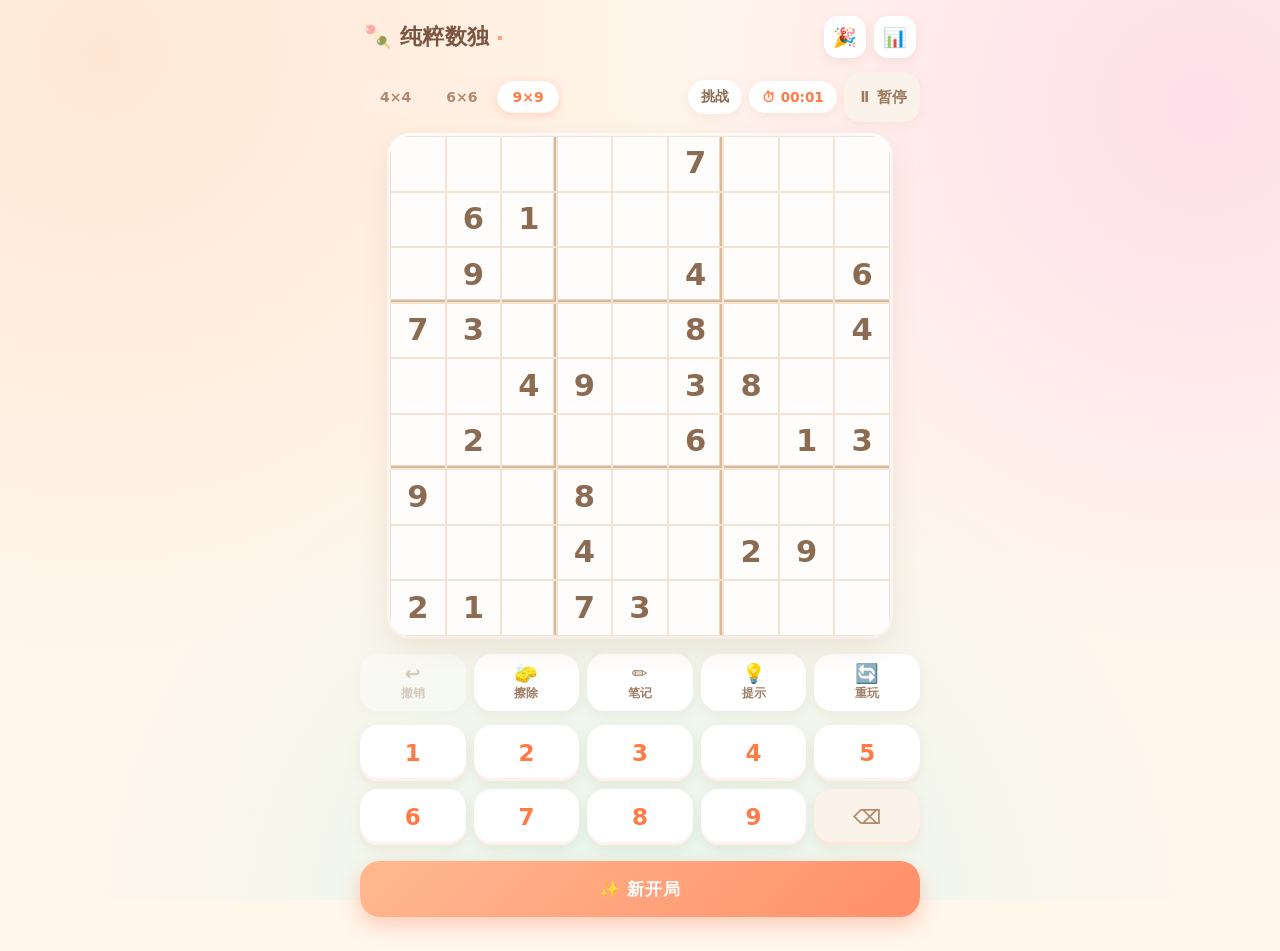
<file: sudoku.html>
<!DOCTYPE html>
<html lang="zh-CN">
<head>
<meta charset="UTF-8">
<meta name="viewport" content="width=device-width, initial-scale=1.0, maximum-scale=1.0, user-scalable=no">
<title>纯粹数独</title>
<style>
  *{box-sizing:border-box;-webkit-tap-highlight-color:transparent;}
  html,body{margin:0;padding:0;}
  body{
    font-family:"PingFang SC","Hiragino Sans GB","Microsoft YaHei","Nunito",system-ui,-apple-system,sans-serif;
    background:#FFF6EC;
    background-image:
      radial-gradient(circle at 8% 6%, #FFE7D4 0%, transparent 42%),
      radial-gradient(circle at 94% 12%, #FFDFEA 0%, transparent 38%),
      radial-gradient(circle at 50% 104%, #E4F7EE 0%, transparent 48%);
    background-attachment:fixed;
    min-height:100vh;color:#6B4F3F;
    display:flex;justify-content:center;padding:16px 12px 34px;
  }
  .app{width:100%;max-width:560px;}

  /* ---------- 顶部 ---------- */
  .topbar{display:flex;align-items:center;justify-content:space-between;margin-bottom:14px;padding:0 4px;}
  .title{font-size:22px;font-weight:800;letter-spacing:.5px;color:#7A5540;display:flex;align-items:center;gap:6px;}
  .title .dot{color:#FF9E7A;}
  .icon-btn{
    width:42px;height:42px;border-radius:14px;border:none;background:#fff;
    font-size:19px;cursor:pointer;box-shadow:0 4px 12px rgba(201,169,140,.2);
    transition:transform .12s;
  }
  .icon-btn:active{transform:scale(.92);}

  .seg{display:flex;gap:5px;background:#FFEFE2;padding:5px;border-radius:999px;width:fit-content;}
  .seg button{
    border:none;background:transparent;padding:8px 15px;border-radius:999px;
    font-size:14px;font-weight:700;color:#B08A6E;cursor:pointer;transition:.2s;
    font-family:inherit;
  }
  .seg button.active{background:#fff;color:#FF7A45;box-shadow:0 2px 8px rgba(255,158,122,.35);}

  .statusbar{display:flex;align-items:center;justify-content:space-between;gap:8px;margin-bottom:14px;flex-wrap:wrap;}
  .chips{display:flex;gap:7px;align-items:center;}
  .chip{
    display:inline-flex;align-items:center;gap:5px;background:#fff;border-radius:999px;
    padding:8px 13px;font-size:13.5px;font-weight:700;color:#8A6A52;
    box-shadow:0 3px 10px rgba(201,169,140,.15);border:none;font-family:inherit;
    font-variant-numeric:tabular-nums;
  }
  .chip.btn{cursor:pointer;transition:transform .12s;}
  .chip.btn:active{transform:scale(.94);}
  .chip.timer{color:#FF7A45;}

  /* ---------- 棋盘 ---------- */
  .board-wrap{position:relative;display:flex;justify-content:center;margin-bottom:18px;}
  .board{
    display:grid;
    width:var(--bw, min(92vw,500px));
    aspect-ratio:1/1;
    background:#FFFDFB;
    border-radius:20px;
    overflow:hidden;
    box-shadow:0 10px 30px rgba(201,169,140,.28), 0 0 0 3px #fff;
    user-select:none;
    -webkit-user-select:none;
  }
  .cell{
    position:relative;display:flex;align-items:center;justify-content:center;
    border:1px solid #F2E3D3;background:#FFFDFB;cursor:pointer;
    font-weight:800;line-height:1;
    font-size:min(calc(var(--cell,44px) * .55), 40px);
    transition:background-color .14s;
  }
  .cell.bl{box-shadow:inset -2.5px 0 0 #D8B99A;}
  .cell.bt{box-shadow:inset 0 -2.5px 0 #D8B99A;}
  .cell.bl.bt{box-shadow:inset -2.5px 0 0 #D8B99A, inset 0 -2.5px 0 #D8B99A;}

  .cell .val{position:relative;z-index:2;}
  .cell.given .val{color:#8B6B52;}
  .cell.user .val{color:#FF7A45;}

  .cell.peer{background:#FFF6EC;}
  .cell.same{background:#FFEBD9;}
  .cell.selected{background:#FFDCC2;}
  .cell.conflict{background:#FFE1E1;}
  .cell.conflict .val{color:#E5484D;}

  .notes{
    position:absolute;inset:2px;display:grid;gap:0;
    align-content:center;justify-items:center;z-index:1;
    font-size:min(calc(var(--cell,44px) * .24), 14px);
    font-weight:700;color:#C9A98C;line-height:1.15;
  }
  .notes span{display:flex;align-items:center;justify-content:center;width:100%;height:100%;}

  .pause-overlay{
    position:absolute;inset:0;display:none;flex-direction:column;
    align-items:center;justify-content:center;gap:16px;
    background:rgba(255,247,238,.96);border-radius:20px;z-index:6;
    backdrop-filter:blur(6px);
  }
  .pause-overlay.show{display:flex;}
  .pause-overlay .big{font-size:17px;font-weight:800;color:#A9866C;letter-spacing:1px;}

  /* ---------- 工具栏 ---------- */
  .toolbar{display:flex;gap:8px;margin-bottom:14px;}
  .tool{
    flex:1;display:flex;flex-direction:column;align-items:center;gap:3px;
    background:#fff;border:none;border-radius:18px;padding:10px 2px;
    font-family:inherit;font-size:11.5px;font-weight:700;color:#9B7B62;
    box-shadow:0 4px 12px rgba(201,169,140,.16);
    cursor:pointer;transition:transform .12s,background .2s,box-shadow .2s;
  }
  .tool .ic{font-size:19px;line-height:1;}
  .tool:active:not(:disabled){transform:translateY(2px) scale(.96);}
  .tool.active{background:#FFE8D6;color:#FF7A45;box-shadow:inset 0 0 0 2px #FFC29E;}
  .tool:disabled{opacity:.35;cursor:not-allowed;}

  /* ---------- 数字键盘 ---------- */
  .keypad{display:grid;gap:8px;margin-bottom:16px;}
  .key{
    height:56px;border:none;border-radius:18px;background:#fff;
    font-family:inherit;font-size:23px;font-weight:800;color:#FF7A45;
    box-shadow:0 4px 12px rgba(201,169,140,.18), inset 0 -3px 0 rgba(255,158,122,.14);
    cursor:pointer;transition:transform .1s,background .15s;
  }
  .key:active{transform:scale(.93);background:#FFEFE2;}
  .key.erase{color:#B08A6E;font-size:20px;background:#FBF3EA;}

  /* ---------- 新开局 ---------- */
  .newgame{
    width:100%;height:56px;border:none;border-radius:20px;
    background:linear-gradient(135deg,#FFB98F,#FF8F6B);
    color:#fff;font-family:inherit;font-size:17px;font-weight:800;letter-spacing:1px;
    box-shadow:0 8px 20px rgba(255,143,107,.4);
    cursor:pointer;transition:transform .12s,box-shadow .12s;
  }
  .newgame:active{transform:translateY(2px);box-shadow:0 4px 12px rgba(255,143,107,.4);}

  /* ---------- 弹窗 ---------- */
  .modal{
    position:fixed;inset:0;background:rgba(107,79,63,.32);
    backdrop-filter:blur(4px);display:flex;align-items:center;justify-content:center;
    padding:20px;opacity:0;pointer-events:none;transition:opacity .25s;z-index:50;
  }
  .modal.show{opacity:1;pointer-events:auto;}
  .modal-card{
    background:#fff;border-radius:28px;padding:26px 22px;width:100%;max-width:380px;
    text-align:center;box-shadow:0 20px 50px rgba(107,79,63,.25);
    transform:translateY(18px) scale(.95);transition:transform .32s cubic-bezier(.34,1.56,.64,1);
    max-height:86vh;overflow:auto;
  }
  .modal.show .modal-card{transform:none;}
  .modal-card .emoji{font-size:48px;line-height:1;margin-bottom:6px;}
  .modal-card h2{margin:6px 0 4px;font-size:22px;color:#7A5540;}
  .modal-card .sub{margin:0 0 18px;font-size:13.5px;color:#B08A6E;}

  .result-grid{display:grid;grid-template-columns:1fr 1fr;gap:10px;margin-bottom:20px;}
  .result-grid>div{
    background:#FFF6EC;border-radius:16px;padding:11px 8px;
    display:flex;flex-direction:column;gap:3px;
  }
  .result-grid span{font-size:12px;color:#B08A6E;font-weight:700;}
  .result-grid strong{font-size:17px;color:#FF7A45;font-variant-numeric:tabular-nums;}

  .modal-btns{display:flex;flex-direction:column;gap:9px;}
  .btn{
    height:50px;border:none;border-radius:16px;font-family:inherit;
    font-size:15px;font-weight:800;cursor:pointer;transition:transform .12s;
    background:#FBF3EA;color:#9B7B62;
  }
  .btn:active{transform:scale(.97);}
  .btn.primary{background:linear-gradient(135deg,#FFB98F,#FF8F6B);color:#fff;box-shadow:0 6px 16px rgba(255,143,107,.35);}
  .btn.ghost{background:transparent;color:#C0A48D;}

  .stat-row{
    display:grid;grid-template-columns:62px 1fr 1fr 1fr;gap:6px;align-items:center;
    background:#FFF9F3;border-radius:16px;padding:12px 10px;margin-bottom:9px;
  }
  .stat-name{font-weight:800;color:#7A5540;font-size:15px;text-align:left;padding-left:4px;}
  .stat-item{display:flex;flex-direction:column;gap:2px;}
  .stat-item span{font-size:11px;color:#B08A6E;font-weight:700;}
  .stat-item strong{font-size:14px;color:#FF7A45;font-variant-numeric:tabular-nums;}

  /* ---------- 小猫特效层 ---------- */
  .top-actions{display:flex;gap:8px;}
  .icon-btn.off{opacity:.45;filter:grayscale(1);}
  #fxLayer{position:fixed;inset:0;pointer-events:none;z-index:60;overflow:hidden;}

  .fx-piece{
    position:absolute;border-radius:2px;
    animation:fx-burst .95s cubic-bezier(.2,.85,.3,1) forwards;
  }
  @keyframes fx-burst{
    0%{transform:translate(-50%,-50%) scale(.35) rotate(0deg);opacity:1;}
    70%{opacity:1;}
    100%{transform:translate(calc(-50% + var(--dx,0px)), calc(-50% + var(--dy,0px))) scale(1) rotate(var(--rot,0deg));opacity:0;}
  }

  .fx-cat{
    position:absolute;font-size:36px;line-height:1;transform:translate(-50%,-50%);
    filter:drop-shadow(0 6px 10px rgba(107,79,63,.28));
    animation:fx-cat-pop 1.15s cubic-bezier(.34,1.56,.64,1) forwards;
  }
  @keyframes fx-cat-pop{
    0%{transform:translate(-50%,-50%) scale(.25) rotate(-16deg);opacity:0;}
    22%{transform:translate(-50%,-62%) scale(1.22) rotate(10deg);opacity:1;}
    52%{transform:translate(-50%,-46%) scale(1) rotate(-6deg);}
    78%{transform:translate(-50%,-58%) scale(1.05) rotate(2deg);}
    100%{transform:translate(-50%,-92%) scale(1.02) rotate(0deg);opacity:0;}
  }

  .fx-pop{
    position:absolute;font-size:23px;line-height:1;transform:translate(-50%,-50%);
    animation:fx-pop .95s ease-out forwards;
  }
  @keyframes fx-pop{
    0%{transform:translate(-50%,-50%) rotate(-34deg) scale(.5);opacity:0;}
    30%{opacity:1;}
    100%{transform:translate(-50%,-200%) rotate(28deg) scale(1.1);opacity:0;}
  }

  .fx-ring{
    position:absolute;border-radius:50%;transform:translate(-50%,-50%) scale(.25);
    border:3px solid #FFC29E;box-shadow:inset 0 0 22px rgba(255,158,122,.55);
    animation:fx-ring .85s ease-out forwards;
  }
  @keyframes fx-ring{
    0%{transform:translate(-50%,-50%) scale(.25);opacity:.95;}
    100%{transform:translate(-50%,-50%) scale(1.3);opacity:0;}
  }

  .fx-fail{
    position:fixed;left:50%;top:44%;transform:translate(-50%,-50%);
    display:flex;flex-direction:column;align-items:center;gap:10px;
    animation:fx-fail 1.85s ease-in-out forwards;z-index:61;
  }
  .fx-fail-face{
    font-size:60px;line-height:1;
    filter:drop-shadow(0 8px 14px rgba(107,79,63,.3));
    animation:fx-shake .46s ease-in-out 3;
  }
  .fx-fail-bubble{
    background:#fff;border-radius:16px;padding:9px 15px;
    font-size:13.5px;font-weight:800;color:#B0745F;
    box-shadow:0 8px 22px rgba(107,79,63,.2);white-space:nowrap;
  }
  @keyframes fx-shake{
    0%,100%{transform:rotate(0deg) translateY(0);}
    25%{transform:rotate(-13deg) translateY(3px);}
    75%{transform:rotate(13deg) translateY(3px);}
  }
  @keyframes fx-fail{
    0%{opacity:0;transform:translate(-50%,-38%) scale(.82);}
    14%{opacity:1;transform:translate(-50%,-50%) scale(1);}
    82%{opacity:1;transform:translate(-50%,-50%) scale(1);}
    100%{opacity:0;transform:translate(-50%,-64%) scale(.94);}
  }

  /* ---------- Toast ---------- */
  #toast{
    position:fixed;left:50%;bottom:40px;transform:translate(-50%,20px);
    background:rgba(107,79,63,.92);color:#fff;padding:11px 20px;border-radius:999px;
    font-size:13.5px;font-weight:700;opacity:0;pointer-events:none;
    transition:opacity .25s,transform .25s;z-index:99;white-space:nowrap;
  }
  #toast.show{opacity:1;transform:translate(-50%,0);}
</style>
</head>
<body>
<div class="app">
  <div class="topbar">
    <div class="title">🍡 纯粹数独<span class="dot">·</span></div>
    <div class="top-actions">
      <button class="icon-btn" id="fxBtn" title="小猫庆祝特效">🎉</button>
      <button class="icon-btn" id="statsBtn" title="战绩统计">📊</button>
    </div>
  </div>

  <div class="statusbar">
    <div class="seg" id="sizeSeg">
      <button data-size="4">4×4</button>
      <button data-size="6">6×6</button>
      <button data-size="9" class="active">9×9</button>
    </div>
    <div class="chips">
      <span class="chip" id="diffChip">适中</span>
      <span class="chip timer" id="timerChip">⏱ 00:00</span>
      <button class="chip btn" id="pauseBtn">⏸ 暂停</button>
    </div>
  </div>

  <div class="board-wrap">
    <div class="board" id="board"></div>
    <div class="pause-overlay" id="pauseOverlay">
      <div style="font-size:40px">😴</div>
      <div class="big">游戏已暂停</div>
      <button class="btn primary" id="resumeBtn" style="width:150px">继续游戏</button>
    </div>
  </div>

  <div class="toolbar">
    <button class="tool" id="undoBtn"><span class="ic">↩️</span><span>撤销</span></button>
    <button class="tool" id="eraseBtn"><span class="ic">🧽</span><span>擦除</span></button>
    <button class="tool" id="pencilBtn"><span class="ic">✏️</span><span>笔记</span></button>
    <button class="tool" id="hintBtn"><span class="ic">💡</span><span>提示</span></button>
    <button class="tool" id="restartBtn"><span class="ic">🔄</span><span>重玩</span></button>
  </div>

  <div class="keypad" id="keypad"></div>

  <button class="newgame" id="newGameBtn">✨ 新开局</button>
</div>

<!-- 通关结算 -->
<div class="modal" id="winModal">
  <div class="modal-card">
    <div class="emoji">🎉</div>
    <h2>通关啦！</h2>
    <p class="sub">你太棒啦，数独小达人～</p>
    <div class="result-grid">
      <div><span>规格</span><strong id="rSize">9×9</strong></div>
      <div><span>用时</span><strong id="rTime">00:00</strong></div>
      <div><span>提示次数</span><strong id="rHints">0</strong></div>
      <div><span>错误次数</span><strong id="rErrors">0</strong></div>
    </div>
    <div class="modal-btns">
      <button class="btn primary" id="againBtn">再来一局</button>
      <button class="btn" id="viewStatsBtn">查看统计</button>
      <button class="btn ghost" id="closeWinBtn">返回</button>
    </div>
  </div>
</div>

<!-- 战绩统计 -->
<div class="modal" id="statsModal">
  <div class="modal-card">
    <div class="emoji">📊</div>
    <h2>我的战绩</h2>
    <p class="sub">每一次通关都被好好记住啦</p>
    <div id="statsList"></div>
    <div class="modal-btns" style="margin-top:14px">
      <button class="btn primary" id="closeStatsBtn">好的</button>
    </div>
  </div>
</div>

<div id="fxLayer"></div>
<div id="toast"></div>

<script>
/* =========================================================
   纯粹数独 —— 逻辑实现
   ========================================================= */

/* ---------- 规格配置 ---------- */
const SPEC = {
  4: { boxR: 2, boxC: 2, minClues: 5,  noteCols: 2, boardW: 330 },
  6: { boxR: 2, boxC: 3, minClues: 10, noteCols: 3, boardW: 400 },
  9: { boxR: 3, boxC: 3, minClues: 27, noteCols: 3, boardW: 500 }
};

/* ---------- 全局状态 ---------- */
const state = {
  n: 9, boxR: 3, boxC: 3, noteCols: 3,
  puzzle: [], solution: [], board: [], notes: [],
  history: [], selected: null,
  pencil: false, paused: false, finished: false,
  elapsed: 0, hints: 0, errors: 0,
  clearedBoxes: new Set(), unsolvable: false
};

/* ---------- DOM ---------- */
const boardEl     = document.getElementById('board');
const keypadEl    = document.getElementById('keypad');
const pauseOverlay= document.getElementById('pauseOverlay');
const pauseBtn    = document.getElementById('pauseBtn');
const timerChip   = document.getElementById('timerChip');
const diffChip    = document.getElementById('diffChip');
const undoBtn     = document.getElementById('undoBtn');
const eraseBtn    = document.getElementById('eraseBtn');
const pencilBtn   = document.getElementById('pencilBtn');
const hintBtn     = document.getElementById('hintBtn');
const restartBtn  = document.getElementById('restartBtn');
const winModal    = document.getElementById('winModal');
const statsModal  = document.getElementById('statsModal');

/* ---------- 工具函数 ---------- */
function shuffle(arr){
  for(let i=arr.length-1;i>0;i--){
    const j = Math.floor(Math.random()*(i+1));
    [arr[i],arr[j]] = [arr[j],arr[i]];
  }
  return arr;
}
function fmt(sec){
  const m = Math.floor(sec/60), s = sec%60;
  return String(m).padStart(2,'0') + ':' + String(s).padStart(2,'0');
}
let toastTimer;
function toast(msg){
  const el = document.getElementById('toast');
  el.textContent = msg;
  el.classList.add('show');
  clearTimeout(toastTimer);
  toastTimer = setTimeout(()=>el.classList.remove('show'), 1800);
}
function boxIdx(i){
  const n = state.n;
  const r = Math.floor(i/n), c = i%n;
  return Math.floor(r/state.boxR) * (n/state.boxC) + Math.floor(c/state.boxC);
}

/* =========================================================
   谜题生成（随机 + 唯一解）
   ========================================================= */
function generateFull(n, boxR, boxC){
  const N = n*n;
  const g = new Array(N).fill(0);
  const rows = new Int32Array(n), cols = new Int32Array(n), boxes = new Int32Array(n);
  const bpr = n / boxC;
  const bidx = (r,c) => ((r/boxR)|0)*bpr + ((c/boxC)|0);
  const full = (1<<n) - 1;

  function rec(pos){
    if(pos === N) return true;
    const r = (pos/n)|0, c = pos % n, bx = bidx(r,c);
    const avail = full & ~(rows[r] | cols[c] | boxes[bx]);
    if(!avail) return false;
    const cands = [];
    for(let v=1; v<=n; v++) if(avail & (1<<(v-1))) cands.push(v);
    shuffle(cands);
    for(const v of cands){
      const bit = 1 << (v-1);
      g[pos] = v; rows[r] |= bit; cols[c] |= bit; boxes[bx] |= bit;
      if(rec(pos+1)) return true;
      g[pos] = 0; rows[r] &= ~bit; cols[c] &= ~bit; boxes[bx] &= ~bit;
    }
    return false;
  }
  rec(0);
  return g;
}

function countSolutions(grid, n, boxR, boxC, limit){
  const N = n*n;
  const g = grid.slice();
  const rows = new Int32Array(n), cols = new Int32Array(n), boxes = new Int32Array(n);
  const bpr = n / boxC;
  const bidx = (r,c) => ((r/boxR)|0)*bpr + ((c/boxC)|0);
  const bitVal = new Int32Array(1<<n);
  for(let v=1; v<=n; v++) bitVal[1<<(v-1)] = v;

  for(let i=0;i<N;i++){
    const v = g[i];
    if(v){
      const bit = 1<<(v-1), r = (i/n)|0, c = i%n, bx = bidx(r,c);
      rows[r] |= bit; cols[c] |= bit; boxes[bx] |= bit;
    }
  }
  const full = (1<<n) - 1;
  let count = 0;

  function rec(){
    if(count >= limit) return;
    let best = -1, bestMask = 0, bestCnt = 99;
    for(let i=0;i<N;i++){
      if(g[i]) continue;
      const r = (i/n)|0, c = i%n;
      const avail = full & ~(rows[r] | cols[c] | boxes[bidx(r,c)]);
      if(avail === 0) return;
      let cnt = 0, m = avail;
      while(m){ m &= m-1; cnt++; }
      if(cnt < bestCnt){
        bestCnt = cnt; best = i; bestMask = avail;
        if(cnt === 1) break;
      }
    }
    if(best === -1){ count++; return; }
    const r = (best/n)|0, c = best % n, bx = bidx(r,c);
    let m = bestMask;
    while(m){
      const bit = m & -m; m ^= bit;
      g[best] = bitVal[bit];
      rows[r] |= bit; cols[c] |= bit; boxes[bx] |= bit;
      rec();
      rows[r] &= ~bit; cols[c] &= ~bit; boxes[bx] &= ~bit;
      g[best] = 0;
      if(count >= limit) return;
    }
  }
  rec();
  return count;
}

function generatePuzzle(n){
  const spec = SPEC[n];
  const solution = generateFull(n, spec.boxR, spec.boxC);
  const puzzle = solution.slice();
  const order = shuffle([...Array(n*n).keys()]);
  let clues = n*n;

  for(const idx of order){
    if(clues <= spec.minClues) break;
    const backup = puzzle[idx];
    puzzle[idx] = 0;
    if(countSolutions(puzzle, n, spec.boxR, spec.boxC, 2) !== 1){
      puzzle[idx] = backup;
    }else{
      clues--;
    }
  }
  return { puzzle, solution };
}

/* =========================================================
   核心游戏逻辑
   ========================================================= */
function computeConflicts(){
  const n = state.n, board = state.board;
  const bad = new Set();
  const groups = [];
  for(let r=0;r<n;r++){
    const g = [];
    for(let c=0;c<n;c++) g.push(r*n+c);
    groups.push(g);
  }
  for(let c=0;c<n;c++){
    const g = [];
    for(let r=0;r<n;r++) g.push(r*n+c);
    groups.push(g);
  }
  for(let b=0;b<n;b++){
    const g = [];
    for(let i=0;i<n*n;i++) if(boxIdx(i) === b) g.push(i);
    groups.push(g);
  }
  for(const g of groups){
    const map = new Map();
    for(const i of g){
      const v = board[i];
      if(!v) continue;
      if(!map.has(v)) map.set(v, []);
      map.get(v).push(i);
    }
    map.forEach(arr => { if(arr.length > 1) arr.forEach(i => bad.add(i)); });
  }
  return bad;
}

function snapshot(i){
  return { idx: i, value: state.board[i], notes: new Set(state.notes[i]) };
}

function inputNumber(v){
  if(state.paused || state.finished) return;
  const i = state.selected;
  if(i === null || i === undefined) return;
  if(state.puzzle[i] !== 0) return;          // 初始固定格禁止修改

  const before = snapshot(i);

  if(state.pencil){
    if(state.board[i] !== 0){
      state.board[i] = 0;
      state.notes[i].clear();
    }
    if(state.notes[i].has(v)) state.notes[i].delete(v);
    else state.notes[i].add(v);
    state.history.push(before);
    render();
    return;
  }

  if(state.board[i] === v){
    state.board[i] = 0;                      // 再次点击同数字 → 取消
  }else{
    state.board[i] = v;
    state.notes[i].clear();
    if(wouldConflict(i)){
      state.errors++;
    }
  }
  state.history.push(before);

  const won = checkWin();
  render();

  refreshBoxClears(true);

  if(!won){
    if(isUnsolvable()){
      if(!state.unsolvable){
        state.unsolvable = true;
        if(fxEnabled) playFailCat();
        else toast('喵…这局好像填不下去啦');
      }
    }else{
      state.unsolvable = false;
    }
  }

  if(won) showWin();
}

function wouldConflict(i){
  const n = state.n, v = state.board[i];
  if(!v) return false;
  const r = (i/n)|0, c = i%n, b = boxIdx(i);
  for(let j=0;j<n*n;j++){
    if(j === i) continue;
    if(state.board[j] !== v) continue;
    const r2 = (j/n)|0, c2 = j%n;
    if(r2 === r || c2 === c || boxIdx(j) === b) return true;
  }
  return false;
}

function checkWin(){
  if(state.finished) return false;
  for(let i=0;i<state.board.length;i++) if(state.board[i] === 0) return false;
  if(computeConflicts().size > 0) return false;

  state.finished = true;
  recordWin();
  return true;
}

/* ---------- 操作 ---------- */
function doUndo(){
  if(state.paused || state.finished) return;
  if(!state.history.length) return;
  const h = state.history.pop();
  state.board[h.idx] = h.value;
  state.notes[h.idx] = new Set(h.notes);
  state.unsolvable = false;
  syncBoxClears();
  render();
}

function doErase(){
  if(state.paused || state.finished) return;
  const i = state.selected;
  if(i === null || i === undefined) return;
  if(state.puzzle[i] !== 0) return;
  if(state.board[i] === 0 && state.notes[i].size === 0) return;
  state.history.push(snapshot(i));
  state.board[i] = 0;
  state.notes[i].clear();
  state.unsolvable = false;
  syncBoxClears();
  render();
}

function doHint(){
  if(state.paused || state.finished) return;
  const i = state.selected;
  if(i === null || i === undefined){ toast('请先选择一个空格哦～'); return; }
  if(state.puzzle[i] !== 0){ toast('这一格是题目给的，不用填啦～'); return; }
  if(state.board[i] !== 0){ toast('这一格已经填过啦～'); return; }

  state.history.push(snapshot(i));
  state.board[i] = state.solution[i];
  state.notes[i].clear();
  state.hints++;

  const won = checkWin();
  render();
  refreshBoxClears(true);
  if(won) showWin();
}

function doRestart(){
  if(state.paused && !state.finished) return;
  state.board = state.puzzle.slice();
  state.notes = Array.from({length: state.n*state.n}, () => new Set());
  state.history = [];
  state.selected = null;
  state.elapsed = 0;
  state.hints = 0;
  state.errors = 0;
  state.finished = false;
  state.unsolvable = false;
  syncBoxClears();
  updateTimerUI();
  render();
  toast('已重置到开局状态');
}

function togglePause(){
  if(state.finished) return;
  state.paused = !state.paused;
  pauseOverlay.classList.toggle('show', state.paused);
  pauseBtn.textContent = state.paused ? '▶ 继续' : '⏸ 暂停';
  updateToolbar();
}

/* =========================================================
   渲染
   ========================================================= */
function updateCellSize(){
  const w = boardEl.clientWidth;
  if(w) boardEl.style.setProperty('--cell', (w / state.n) + 'px');
}

function renderBoard(){
  const n = state.n;
  const conflicts = computeConflicts();
  const sel = state.selected;
  const selVal = (sel !== null && state.board[sel]) ? state.board[sel] : 0;
  const selR = sel !== null ? Math.floor(sel/n) : -1;
  const selC = sel !== null ? sel % n : -1;
  const selB = sel !== null ? boxIdx(sel) : -1;

  boardEl.style.gridTemplateColumns = `repeat(${n}, 1fr)`;
  boardEl.innerHTML = '';
  const frag = document.createDocumentFragment();

  for(let i=0;i<n*n;i++){
    const r = Math.floor(i/n), c = i % n;
    const d = document.createElement('div');
    d.className = 'cell';
    d.dataset.idx = i;

    if((c+1) % state.boxC === 0 && c !== n-1) d.classList.add('bl');
    if((r+1) % state.boxR === 0 && r !== n-1) d.classList.add('bt');

    const v = state.board[i];
    if(state.puzzle[i] !== 0) d.classList.add('given');
    else if(v !== 0) d.classList.add('user');

    if(sel !== null){
      if(i === sel) d.classList.add('selected');
      else if(r === selR || c === selC || boxIdx(i) === selB) d.classList.add('peer');
      if(selVal && v === selVal && i !== sel) d.classList.add('same');
    }
    if(conflicts.has(i)) d.classList.add('conflict');

    if(v !== 0){
      const s = document.createElement('span');
      s.className = 'val';
      s.textContent = v;
      d.appendChild(s);
    }else if(state.notes[i] && state.notes[i].size){
      const nd = document.createElement('div');
      nd.className = 'notes';
      nd.style.gridTemplateColumns = `repeat(${state.noteCols}, 1fr)`;
      for(let k=1;k<=n;k++){
        const sp = document.createElement('span');
        sp.textContent = state.notes[i].has(k) ? k : '';
        nd.appendChild(sp);
      }
      d.appendChild(nd);
    }
    frag.appendChild(d);
  }
  boardEl.appendChild(frag);
  updateCellSize();
}

function renderKeypad(){
  const n = state.n;
  keypadEl.innerHTML = '';
  keypadEl.style.gridTemplateColumns = `repeat(${Math.min(n+1,5)}, 1fr)`;
  for(let v=1; v<=n; v++){
    const b = document.createElement('button');
    b.className = 'key';
    b.textContent = v;
    b.dataset.v = v;
    keypadEl.appendChild(b);
  }
  const e = document.createElement('button');
  e.className = 'key erase';
  e.textContent = '⌫';
  e.dataset.v = '0';
  keypadEl.appendChild(e);
}

function updateToolbar(){
  const locked = state.paused || state.finished;
  undoBtn.disabled    = locked || state.history.length === 0;
  eraseBtn.disabled   = locked;
  pencilBtn.disabled  = locked;
  hintBtn.disabled    = locked;
  restartBtn.disabled = locked;
  pencilBtn.classList.toggle('active', state.pencil);
  pauseBtn.disabled = state.finished;
}

function render(){
  renderBoard();
  updateToolbar();
}

function updateTimerUI(){
  timerChip.textContent = '⏱ ' + fmt(state.elapsed);
}

/* =========================================================
   新开局
   ========================================================= */
function newGame(size){
  if(size) state.n = size;
  const n = state.n;
  const spec = SPEC[n];
  state.boxR = spec.boxR;
  state.boxC = spec.boxC;
  state.noteCols = spec.noteCols;

  boardEl.style.setProperty('--bw', `min(92vw, ${spec.boardW}px)`);

  const { puzzle, solution } = generatePuzzle(n);
  state.puzzle   = puzzle;
  state.solution = solution;
  state.board    = puzzle.slice();
  state.notes    = Array.from({length:n*n}, () => new Set());
  state.history  = [];
  state.selected = null;
  state.pencil   = false;
  state.paused   = false;
  state.finished = false;
  state.elapsed  = 0;
  state.hints    = 0;
  state.errors   = 0;
  state.clearedBoxes = new Set();
  state.unsolvable   = false;

  pauseOverlay.classList.remove('show');
  pauseBtn.textContent = '⏸ 暂停';

  // 难度标签
  const clues = puzzle.filter(x => x !== 0).length;
  const ratio = clues / (n*n);
  diffChip.textContent = ratio > 0.5 ? '轻松' : (ratio > 0.34 ? '适中' : '挑战');

  // 规格按钮状态
  document.querySelectorAll('#sizeSeg button').forEach(b=>{
    b.classList.toggle('active', +b.dataset.size === n);
  });

  updateTimerUI();
  renderKeypad();
  render();
  syncBoxClears();
}

/* =========================================================
   计时器
   ========================================================= */
setInterval(()=>{
  if(state.paused || state.finished) return;
  if(state.board.length === 0) return;
  state.elapsed++;
  updateTimerUI();
}, 1000);

/* =========================================================
   战绩统计
   ========================================================= */
const STATS_KEY = 'pureSudokuStats_v1';
function defaultStats(){
  return {
    4: { games:0, best:null, total:0 },
    6: { games:0, best:null, total:0 },
    9: { games:0, best:null, total:0 }
  };
}
function loadStats(){
  try{
    const raw = localStorage.getItem(STATS_KEY);
    if(!raw) return defaultStats();
    const obj = JSON.parse(raw);
    const d = defaultStats();
    [4,6,9].forEach(n=>{
      if(obj && obj[n]){
        d[n].games = obj[n].games || 0;
        d[n].best  = (typeof obj[n].best === 'number') ? obj[n].best : null;
        d[n].total = obj[n].total || 0;
      }
    });
    return d;
  }catch(e){ return defaultStats(); }
}
function saveStats(s){
  try{ localStorage.setItem(STATS_KEY, JSON.stringify(s)); }catch(e){}
}
function recordWin(){
  const s = loadStats();
  const n = state.n;
  s[n].games++;
  s[n].total += state.elapsed;
  if(s[n].best === null || state.elapsed < s[n].best) s[n].best = state.elapsed;
  saveStats(s);
}

function renderStats(){
  const s = loadStats();
  const list = document.getElementById('statsList');
  list.innerHTML = '';
  [4,6,9].forEach(n=>{
    const d = s[n];
    const row = document.createElement('div');
    row.className = 'stat-row';
    row.innerHTML = `
      <div class="stat-name">${n}×${n}</div>
      <div class="stat-item"><span>完局</span><strong>${d.games}</strong></div>
      <div class="stat-item"><span>最佳</span><strong>${d.best !== null ? fmt(d.best) : '--:--'}</strong></div>
      <div class="stat-item"><span>平均</span><strong>${d.games ? fmt(Math.round(d.total/d.games)) : '--:--'}</strong></div>
    `;
    list.appendChild(row);
  });
}

/* =========================================================
   小猫特效：放礼炮庆祝 / 失败表情
   ========================================================= */
const FX_KEY  = 'pureSudokuFx_v1';
const fxLayer = document.getElementById('fxLayer');
const fxBtn   = document.getElementById('fxBtn');
let fxEnabled = true;
let fxFailLock = false;

function updateFxBtn(){
  fxBtn.classList.toggle('off', !fxEnabled);
  fxBtn.textContent = fxEnabled ? '🎉' : '🚫';
}
function loadFxState(){
  try{
    const raw = localStorage.getItem(FX_KEY);
    fxEnabled = (raw === null) ? true : raw === '1';
  }catch(e){ fxEnabled = true; }
  updateFxBtn();
}
fxBtn.addEventListener('click', ()=>{
  fxEnabled = !fxEnabled;
  try{ localStorage.setItem(FX_KEY, fxEnabled ? '1' : '0'); }catch(e){}
  updateFxBtn();
  toast(fxEnabled ? '小猫特效：开 🐱🎉' : '小猫特效：关');
});

/* 找出所有「已填满且与答案完全一致」的宫 */
function solvedBoxes(){
  const n = state.n, bpr = n / state.boxC;
  const done = new Set();
  for(let b=0; b<n; b++){
    const r0 = Math.floor(b / bpr) * state.boxR;
    const c0 = (b % bpr) * state.boxC;
    let ok = true;
    for(let dr=0; dr<state.boxR && ok; dr++){
      for(let dc=0; dc<state.boxC; dc++){
        const i = (r0+dr)*n + (c0+dc);
        if(state.board[i] === 0 || state.board[i] !== state.solution[i]){ ok = false; break; }
      }
    }
    if(ok) done.add(b);
  }
  return done;
}

/* 同步「已完成的宫」；animate 为 true 时给新完成的宫放礼炮 */
function refreshBoxClears(animate){
  const now = solvedBoxes();
  const fresh = [];
  now.forEach(b => { if(!state.clearedBoxes.has(b)) fresh.push(b); });
  state.clearedBoxes = now;
  if(animate && fxEnabled){
    fresh.forEach((b, k) => setTimeout(() => playBoxCelebrate(b), k * 170));
  }
}
function syncBoxClears(){ state.clearedBoxes = solvedBoxes(); }

/* 某一宫在屏幕上的中心点（视口坐标） */
function boxCenterScreen(b){
  const n = state.n, bpr = n / state.boxC;
  const r0 = Math.floor(b / bpr) * state.boxR;
  const c0 = (b % bpr) * state.boxC;
  const rect = boardEl.getBoundingClientRect();
  const cell = rect.width / n;
  return { x: rect.left + (c0 + state.boxC/2) * cell, y: rect.top + (r0 + state.boxR/2) * cell };
}

/* 小猫放礼炮 */
function playBoxCelebrate(b){
  if(!fxEnabled) return;
  const { x, y } = boxCenterScreen(b);
  const size = state.n === 9 ? 116 : (state.n === 6 ? 96 : 84);

  const ring = document.createElement('div');
  ring.className = 'fx-ring';
  ring.style.cssText = `left:${x}px;top:${y}px;width:${size}px;height:${size}px;`;
  fxLayer.appendChild(ring);
  setTimeout(()=>ring.remove(), 900);

  const cat = document.createElement('div');
  cat.className = 'fx-cat';
  cat.textContent = '😸';
  cat.style.left = x + 'px';
  cat.style.top  = y + 'px';
  fxLayer.appendChild(cat);

  const pop = document.createElement('div');
  pop.className = 'fx-pop';
  pop.textContent = '🎉';
  pop.style.left = (x + 17) + 'px';
  pop.style.top  = (y - 6) + 'px';
  fxLayer.appendChild(pop);
  setTimeout(()=>{ cat.remove(); pop.remove(); }, 1300);

  const colors = ['#FF7A45','#FFB98F','#FFD166','#7ED6A5','#8ECAE6','#FF8FAB','#C7A8FF','#FFFFFF'];
  for(let i=0;i<24;i++){
    const p = document.createElement('i');
    p.className = 'fx-piece';
    const ang  = Math.random() * Math.PI * 2;
    const dist = 55 + Math.random() * 135;
    const w = 5 + Math.random() * 7;
    p.style.left = x + 'px';
    p.style.top  = y + 'px';
    p.style.width  = w + 'px';
    p.style.height = (w * (0.5 + Math.random())) + 'px';
    p.style.background = colors[(Math.random()*colors.length)|0];
    p.style.setProperty('--dx', (Math.cos(ang)*dist).toFixed(1) + 'px');
    p.style.setProperty('--dy', (Math.sin(ang)*dist - 26).toFixed(1) + 'px');
    p.style.setProperty('--rot', ((Math.random()*760 - 380)|0) + 'deg');
    p.style.animationDelay = (Math.random()*0.14).toFixed(2) + 's';
    fxLayer.appendChild(p);
    setTimeout(()=>p.remove(), 1400);
  }
}

/* 当前填法是否已经走成死局（无解） */
function isUnsolvable(){
  if(computeConflicts().size > 0) return false;   // 冲突格已有红色提示，不算死局
  return countSolutions(state.board, state.n, state.boxR, state.boxC, 1) === 0;
}

/* 小猫失败表情 */
function playFailCat(){
  if(!fxEnabled || fxFailLock) return;
  fxFailLock = true;
  setTimeout(()=>{ fxFailLock = false; }, 1850);

  const wrap = document.createElement('div');
  wrap.className = 'fx-fail';
  wrap.innerHTML = '<div class="fx-fail-face">😿</div><div class="fx-fail-bubble">喵…这局好像填不下去啦</div>';
  fxLayer.appendChild(wrap);
  setTimeout(()=>wrap.remove(), 1900);
}

/* =========================================================
   弹窗控制
   ========================================================= */
function showWin(){
  document.getElementById('rSize').textContent   = `${state.n}×${state.n}`;
  document.getElementById('rTime').textContent   = fmt(state.elapsed);
  document.getElementById('rHints').textContent  = state.hints;
  document.getElementById('rErrors').textContent = state.errors;
  winModal.classList.add('show');
  updateToolbar();
}
function hideWin(){ winModal.classList.remove('show'); }
function showStats(){ renderStats(); statsModal.classList.add('show'); }
function hideStats(){ statsModal.classList.remove('show'); }

/* =========================================================
   事件绑定
   ========================================================= */
boardEl.addEventListener('click', (e)=>{
  const cell = e.target.closest('.cell');
  if(!cell) return;
  if(state.paused || state.finished) return;
  state.selected = +cell.dataset.idx;
  render();
});

keypadEl.addEventListener('click', (e)=>{
  const key = e.target.closest('.key');
  if(!key) return;
  if(state.paused || state.finished) return;
  const v = +key.dataset.v;
  if(v === 0) doErase();
  else inputNumber(v);
});

document.getElementById('sizeSeg').addEventListener('click', (e)=>{
  const btn = e.target.closest('button');
  if(!btn) return;
  const size = +btn.dataset.size;
  if(size === state.n && !state.finished) {
    // 同规格也重新生成
  }
  newGame(size);
});

undoBtn.addEventListener('click', doUndo);
eraseBtn.addEventListener('click', doErase);
hintBtn.addEventListener('click', doHint);
restartBtn.addEventListener('click', doRestart);

pencilBtn.addEventListener('click', ()=>{
  if(state.paused || state.finished) return;
  state.pencil = !state.pencil;
  updateToolbar();
  toast(state.pencil ? '铅笔模式：开 ✏️' : '铅笔模式：关');
});

pauseBtn.addEventListener('click', togglePause);
document.getElementById('resumeBtn').addEventListener('click', togglePause);

document.getElementById('newGameBtn').addEventListener('click', ()=>{
  if(state.paused) togglePause();
  newGame(state.n);
});

document.getElementById('statsBtn').addEventListener('click', showStats);
document.getElementById('closeStatsBtn').addEventListener('click', hideStats);
statsModal.addEventListener('click', (e)=>{ if(e.target === statsModal) hideStats(); });

document.getElementById('againBtn').addEventListener('click', ()=>{
  hideWin();
  newGame(state.n);
});
document.getElementById('closeWinBtn').addEventListener('click', hideWin);
document.getElementById('viewStatsBtn').addEventListener('click', ()=>{
  hideWin();
  showStats();
});

/* 键盘操作 */
document.addEventListener('keydown', (e)=>{
  if(winModal.classList.contains('show') || statsModal.classList.contains('show')) return;
  if(state.paused || state.finished) return;
  if(e.key >= '1' && e.key <= '9'){
    const v = +e.key;
    if(v <= state.n) inputNumber(v);
  }else if(e.key === 'Backspace' || e.key === 'Delete'){
    doErase();
  }else if(e.key === 'z' && (e.ctrlKey || e.metaKey)){
    e.preventDefault();
    doUndo();
  }
});

window.addEventListener('resize', updateCellSize);

/* =========================================================
   启动
   ========================================================= */
loadFxState();
newGame(9);
</script>
</body>
</html>
</file>
